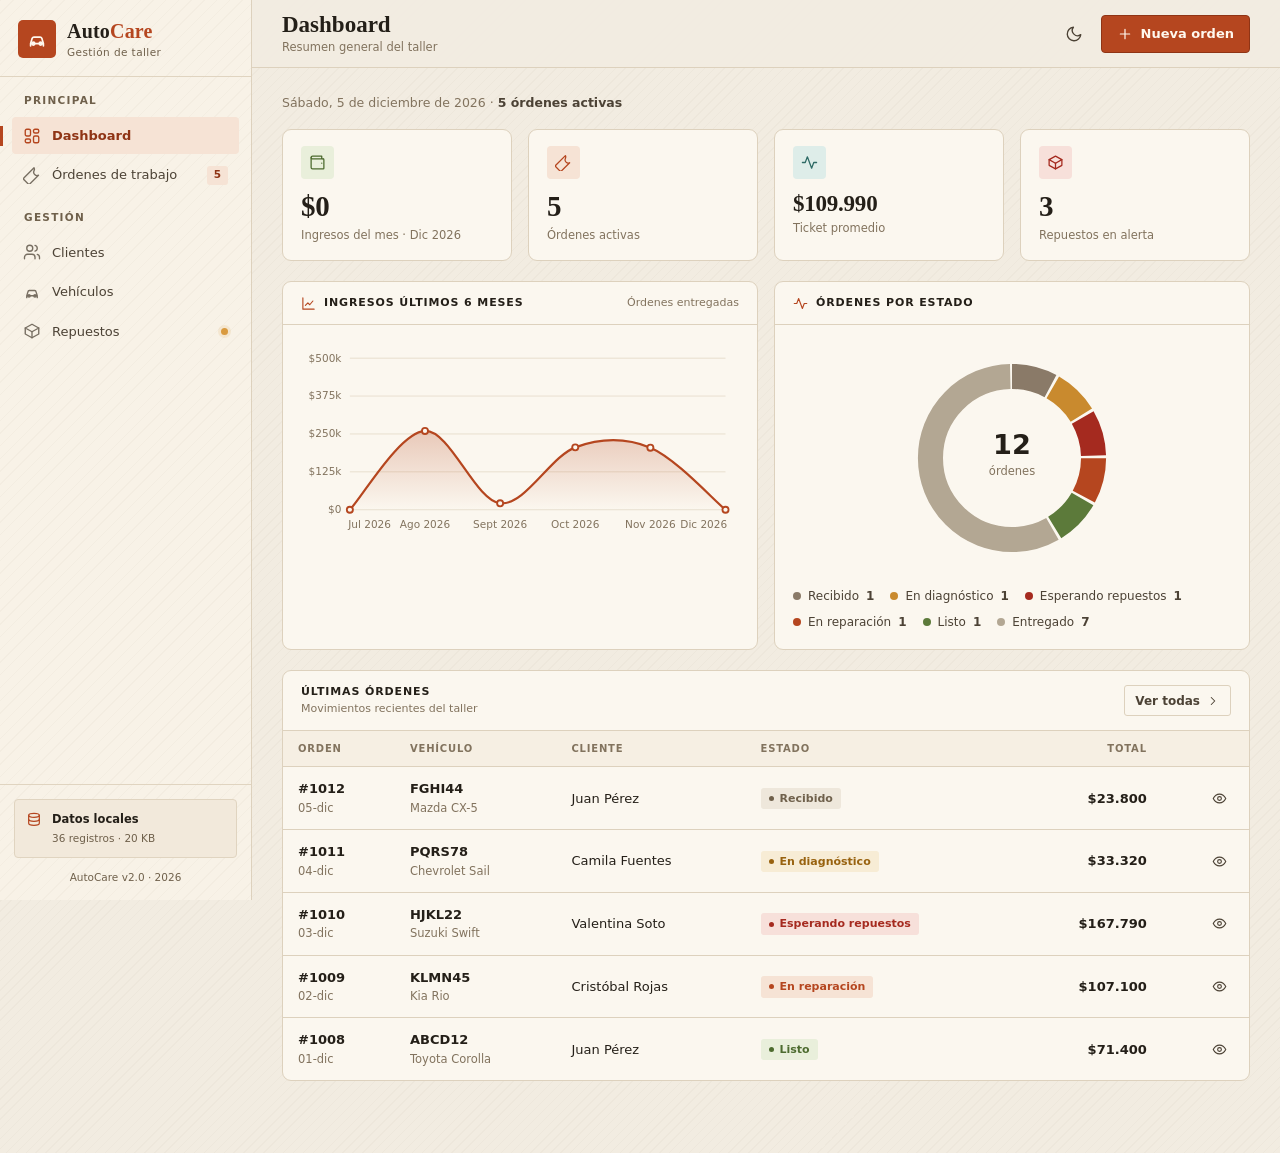
<file: index.html>
<!DOCTYPE html>
<html lang="es" data-theme="light">
<head>
<meta charset="UTF-8">
<meta name="viewport" content="width=device-width, initial-scale=1, viewport-fit=cover">
<meta name="description" content="AutoCare — Gestión simple para talleres mecánicos: órdenes de trabajo, clientes, vehículos y repuestos. 100% local, sin backend.">
<meta name="theme-color" content="#f2ece1">
<title>AutoCare · Gestión de taller mecánico</title>
<link rel="icon" href="data:image/svg+xml,%3Csvg xmlns='http://www.w3.org/2000/svg' viewBox='0 0 64 64'%3E%3Crect width='64' height='64' rx='10' fill='%23b5461f'/%3E%3Cpath d='M16 38l4-11a4 4 0 013.8-2.7h16.4A4 4 0 0144 27l4 11M16 38h32M16 38v7m32-7v7' fill='none' stroke='white' stroke-width='4' stroke-linecap='round' stroke-linejoin='round'/%3E%3Ccircle cx='23' cy='38' r='3' fill='white'/%3E%3Ccircle cx='41' cy='38' r='3' fill='white'/%3E%3C/svg%3E">
<link rel="stylesheet" href="assets/css/app.css">
<script>
  /* Tema aplicado antes del primer pintado para evitar destellos */
  (function () {
    try {
      var t = localStorage.getItem('autocare.theme') || 'system';
      var dark = t === 'dark' || (t === 'system' && window.matchMedia('(prefers-color-scheme: dark)').matches);
      document.documentElement.setAttribute('data-theme', dark ? 'dark' : 'light');
      document.documentElement.setAttribute('data-theme-pref', t);
    } catch (e) { /* sin localStorage: modo claro */ }
  })();
</script>
</head>
<body>
<a class="skip-link" id="skipLink" href="#viewRoot">Saltar al contenido</a>

<div class="app">
  <!-- ===================== SIDEBAR ===================== -->
  <aside class="sidebar" id="sidebar" aria-label="Navegación principal">
    <div class="brand">
      <span class="brand-mark" aria-hidden="true">
        <svg viewBox="0 0 24 24" fill="none" stroke="currentColor" stroke-width="1.8" stroke-linecap="round" stroke-linejoin="round"><path d="M5 17h14M5 17l1.6-5.2A2 2 0 018.5 10h7a2 2 0 011.9 1.8L19 17M5 17v2.5M19 17v2.5"/><circle cx="8" cy="17" r="1.6"/><circle cx="16" cy="17" r="1.6"/></svg>
      </span>
      <span class="brand-text">
        <strong>Auto<span>Care</span></strong>
        <small>Gestión de taller</small>
      </span>
      <button class="icon-btn sidebar-close only-mobile" data-action="close-sidebar" aria-label="Cerrar menú">
        <svg class="icon"><use href="#i-x"></use></svg>
      </button>
    </div>

    <nav class="nav" id="nav">
      <p class="nav-label">Principal</p>
      <a class="nav-item" href="#/dashboard" data-route="dashboard"><svg class="icon"><use href="#i-dashboard"></use></svg><span>Dashboard</span></a>
      <a class="nav-item" href="#/ordenes" data-route="ordenes"><svg class="icon"><use href="#i-wrench"></use></svg><span>Órdenes de trabajo</span><span class="nav-count" id="navOrdenesCount" hidden></span></a>

      <p class="nav-label">Gestión</p>
      <a class="nav-item" href="#/clientes" data-route="clientes"><svg class="icon"><use href="#i-users"></use></svg><span>Clientes</span></a>
      <a class="nav-item" href="#/vehiculos" data-route="vehiculos"><svg class="icon"><use href="#i-car"></use></svg><span>Vehículos</span></a>
      <a class="nav-item" href="#/repuestos" data-route="repuestos"><svg class="icon"><use href="#i-box"></use></svg><span>Repuestos</span><span class="nav-dot" id="navStockDot" hidden title="Stock crítico"></span></a>
    </nav>

    <div class="sidebar-foot">
      <div class="storage-card">
        <svg class="icon" aria-hidden="true"><use href="#i-database"></use></svg>
        <div>
          <strong>Datos locales</strong>
          <small id="storageInfo">—</small>
        </div>
      </div>
      <p class="version">AutoCare v2.0 · <span id="yearNow"></span></p>
    </div>
  </aside>
  <div class="sidebar-backdrop" id="sidebarBackdrop" data-action="close-sidebar" hidden></div>

  <!-- ===================== CONTENIDO ===================== -->
  <div class="main-wrap">
    <header class="topbar">
      <button class="icon-btn only-mobile" data-action="open-sidebar" aria-label="Abrir menú">
        <svg class="icon"><use href="#i-menu"></use></svg>
      </button>

      <div class="page-heading">
        <h1 id="pageTitle">Dashboard</h1>
        <p id="pageSub">Resumen general del taller</p>
      </div>

      <div class="topbar-actions">
        <button class="icon-btn" id="themeBtn" data-action="toggle-theme" aria-label="Cambiar tema" title="Cambiar tema">
          <svg class="icon theme-icon-light"><use href="#i-moon"></use></svg>
          <svg class="icon theme-icon-dark"><use href="#i-sun"></use></svg>
        </button>

        <button class="btn btn-primary topbar-cta" data-action="new-order">
          <svg class="icon"><use href="#i-plus"></use></svg>
          <span>Nueva orden</span>
        </button>
      </div>
    </header>

    <main class="content" id="viewRoot" tabindex="-1"></main>
  </div>
</div>

<!-- ===================== MODAL GENÉRICO ===================== -->
<div class="overlay" id="overlay" hidden>
  <div class="modal" id="modal" role="dialog" aria-modal="true" aria-labelledby="modalTitle">
    <header class="modal-head">
      <h2 id="modalTitle">Título</h2>
      <button class="icon-btn" data-action="close-modal" aria-label="Cerrar">
        <svg class="icon"><use href="#i-x"></use></svg>
      </button>
    </header>
    <div class="modal-body" id="modalBody"></div>
    <footer class="modal-foot" id="modalFoot" hidden></footer>
  </div>
</div>

<div class="toasts" id="toasts" aria-live="polite" aria-atomic="false"></div>

<!-- Contenedor exclusivo para impresión de documentos -->
<div id="printArea" aria-hidden="true"></div>

<!-- ===================== SPRITE DE ICONOS ===================== -->
<svg width="0" height="0" style="position:absolute" aria-hidden="true" focusable="false">
  <defs>
    <symbol id="i-dashboard" viewBox="0 0 24 24"><rect x="3" y="3" width="7" height="9" rx="2"/><rect x="14" y="3" width="7" height="5" rx="2"/><rect x="14" y="12" width="7" height="9" rx="2"/><rect x="3" y="16" width="7" height="5" rx="2"/></symbol>
    <symbol id="i-users" viewBox="0 0 24 24"><path d="M16 21v-2a4 4 0 00-4-4H6a4 4 0 00-4 4v2"/><circle cx="9" cy="7" r="4"/><path d="M22 21v-2a4 4 0 00-3-3.87M16 3.13a4 4 0 010 7.75"/></symbol>
    <symbol id="i-car" viewBox="0 0 24 24"><path d="M5 17h14M5 17l1.6-5.2A2 2 0 018.5 10h7a2 2 0 011.9 1.8L19 17M5 17v2.5M19 17v2.5"/><circle cx="8" cy="17" r="1.6"/><circle cx="16" cy="17" r="1.6"/></symbol>
    <symbol id="i-wrench" viewBox="0 0 24 24"><path d="M14.7 6.3a4.5 4.5 0 006 6L9.4 23.6a2 2 0 01-2.8 0L1.4 18.4a2 2 0 010-2.8L14.7 2.3a4.5 4.5 0 010 4z"/></symbol>
    <symbol id="i-box" viewBox="0 0 24 24"><path d="M21 8l-9-5-9 5 9 5 9-5z"/><path d="M3 8v8l9 5 9-5V8"/><path d="M12 13v8"/></symbol>
    <symbol id="i-calendar" viewBox="0 0 24 24"><rect x="3" y="4" width="18" height="17" rx="3"/><path d="M8 2v4M16 2v4M3 10h18"/><path d="M8 14h.01M12 14h.01M16 14h.01M8 18h.01M12 18h.01"/></symbol>
    <symbol id="i-chart" viewBox="0 0 24 24"><path d="M3 3v18h18"/><path d="M7 15l4-4 3 3 5-6"/></symbol>
    <symbol id="i-search" viewBox="0 0 24 24"><circle cx="11" cy="11" r="7"/><path d="M20 20l-3.5-3.5"/></symbol>
    <symbol id="i-settings" viewBox="0 0 24 24"><circle cx="12" cy="12" r="3"/><path d="M19.4 15a1.7 1.7 0 00.34 1.87l.06.06a2 2 0 11-2.83 2.83l-.06-.06a1.7 1.7 0 00-1.87-.34 1.7 1.7 0 00-1 1.55V21a2 2 0 11-4 0v-.09a1.7 1.7 0 00-1-1.55 1.7 1.7 0 00-1.87.34l-.06.06a2 2 0 11-2.83-2.83l.06-.06a1.7 1.7 0 00.34-1.87 1.7 1.7 0 00-1.55-1H3a2 2 0 110-4h.09a1.7 1.7 0 001.55-1 1.7 1.7 0 00-.34-1.87l-.06-.06a2 2 0 112.83-2.83l.06.06a1.7 1.7 0 001.87.34h0a1.7 1.7 0 001-1.55V3a2 2 0 114 0v.09a1.7 1.7 0 001 1.55h0a1.7 1.7 0 001.87-.34l.06-.06a2 2 0 112.83 2.83l-.06.06a1.7 1.7 0 00-.34 1.87v0a1.7 1.7 0 001.55 1H21a2 2 0 110 4h-.09a1.7 1.7 0 00-1.55 1z"/></symbol>
    <symbol id="i-plus" viewBox="0 0 24 24"><path d="M12 5v14M5 12h14"/></symbol>
    <symbol id="i-edit" viewBox="0 0 24 24"><path d="M12 20h9"/><path d="M16.5 3.5a2.1 2.1 0 013 3L7 19l-4 1 1-4 12.5-12.5z"/></symbol>
    <symbol id="i-trash" viewBox="0 0 24 24"><path d="M3 6h18M8 6V4a1 1 0 011-1h6a1 1 0 011 1v2M19 6l-1 14a2 2 0 01-2 2H8a2 2 0 01-2-2L5 6"/><path d="M10 11v6M14 11v6"/></symbol>
    <symbol id="i-print" viewBox="0 0 24 24"><path d="M6 9V3h12v6"/><rect x="6" y="13" width="12" height="8"/><path d="M6 17H4a2 2 0 01-2-2v-4a2 2 0 012-2h16a2 2 0 012 2v4a2 2 0 01-2 2h-2"/></symbol>
    <symbol id="i-sun" viewBox="0 0 24 24"><circle cx="12" cy="12" r="4"/><path d="M12 2v2M12 20v2M4.9 4.9l1.4 1.4M17.7 17.7l1.4 1.4M2 12h2M20 12h2M4.9 19.1l1.4-1.4M17.7 6.3l1.4-1.4"/></symbol>
    <symbol id="i-moon" viewBox="0 0 24 24"><path d="M21 12.8A9 9 0 1111.2 3a7 7 0 009.8 9.8z"/></symbol>
    <symbol id="i-monitor" viewBox="0 0 24 24"><rect x="2" y="3" width="20" height="14" rx="2"/><path d="M8 21h8M12 17v4"/></symbol>
    <symbol id="i-menu" viewBox="0 0 24 24"><path d="M3 6h18M3 12h18M3 18h18"/></symbol>
    <symbol id="i-x" viewBox="0 0 24 24"><path d="M18 6L6 18M6 6l12 12"/></symbol>
    <symbol id="i-chevron-right" viewBox="0 0 24 24"><path d="M9 18l6-6-6-6"/></symbol>
    <symbol id="i-arrow-right" viewBox="0 0 24 24"><path d="M5 12h14M13 6l6 6-6 6"/></symbol>
    <symbol id="i-alert" viewBox="0 0 24 24"><path d="M10.3 3.9L1.8 18a2 2 0 001.7 3h17a2 2 0 001.7-3L13.7 3.9a2 2 0 00-3.4 0z"/><path d="M12 9v4M12 17h.01"/></symbol>
    <symbol id="i-check" viewBox="0 0 24 24"><path d="M20 6L9 17l-5-5"/></symbol>
    <symbol id="i-info" viewBox="0 0 24 24"><circle cx="12" cy="12" r="9"/><path d="M12 11v5M12 8h.01"/></symbol>
    <symbol id="i-download" viewBox="0 0 24 24"><path d="M21 15v4a2 2 0 01-2 2H5a2 2 0 01-2-2v-4"/><path d="M7 10l5 5 5-5M12 15V3"/></symbol>
    <symbol id="i-upload" viewBox="0 0 24 24"><path d="M21 15v4a2 2 0 01-2 2H5a2 2 0 01-2-2v-4"/><path d="M17 8l-5-5-5 5M12 3v12"/></symbol>
    <symbol id="i-refresh" viewBox="0 0 24 24"><path d="M3 12a9 9 0 019-9 9 9 0 016.7 3M21 3v6h-6"/><path d="M21 12a9 9 0 01-9 9 9 9 0 01-6.7-3M3 21v-6h6"/></symbol>
    <symbol id="i-phone" viewBox="0 0 24 24"><path d="M22 16.9v3a2 2 0 01-2.2 2 19.8 19.8 0 01-8.6-3.1 19.5 19.5 0 01-6-6A19.8 19.8 0 012.1 4.2 2 2 0 014.1 2h3a2 2 0 012 1.7c.1 1 .4 1.9.7 2.8a2 2 0 01-.5 2.1L8.1 9.9a16 16 0 006 6l1.3-1.2a2 2 0 012.1-.5c.9.3 1.8.6 2.8.7a2 2 0 011.7 2z"/></symbol>
    <symbol id="i-mail" viewBox="0 0 24 24"><rect x="2" y="4" width="20" height="16" rx="3"/><path d="M22 7l-10 6L2 7"/></symbol>
    <symbol id="i-pin" viewBox="0 0 24 24"><path d="M21 10c0 6-9 12-9 12s-9-6-9-12a9 9 0 1118 0z"/><circle cx="12" cy="10" r="3"/></symbol>
    <symbol id="i-clock" viewBox="0 0 24 24"><circle cx="12" cy="12" r="9"/><path d="M12 7v5l3 2"/></symbol>
    <symbol id="i-dollar" viewBox="0 0 24 24"><path d="M12 2v20M17 6.5C17 4.6 14.8 3 12 3S7 4.6 7 6.5 9.2 10 12 10s5 1.6 5 3.5-2.2 3.5-5 3.5-5-1.6-5-3.5"/></symbol>
    <symbol id="i-eye" viewBox="0 0 24 24"><path d="M2 12s3.5-7 10-7 10 7 10 7-3.5 7-10 7-10-7-10-7z"/><circle cx="12" cy="12" r="3"/></symbol>
    <symbol id="i-database" viewBox="0 0 24 24"><ellipse cx="12" cy="5" rx="8" ry="3"/><path d="M4 5v6c0 1.7 3.6 3 8 3s8-1.3 8-3V5"/><path d="M4 11v6c0 1.7 3.6 3 8 3s8-1.3 8-3v-6"/></symbol>
    <symbol id="i-sparkles" viewBox="0 0 24 24"><path d="M12 3l1.8 4.2L18 9l-4.2 1.8L12 15l-1.8-4.2L6 9l4.2-1.8L12 3z"/><path d="M19 14l.9 2.1L22 17l-2.1.9L19 20l-.9-2.1L16 17l2.1-.9L19 14z"/></symbol>
    <symbol id="i-wallet" viewBox="0 0 24 24"><path d="M20 7H5a2 2 0 01-2-2 2 2 0 012-2h13v4"/><path d="M3 5v14a2 2 0 002 2h15a1 1 0 001-1V8a1 1 0 00-1-1"/><path d="M18 13h.01"/></symbol>
    <symbol id="i-activity" viewBox="0 0 24 24"><path d="M22 12h-4l-3 8-6-16-3 8H2"/></symbol>
    <symbol id="i-filter" viewBox="0 0 24 24"><path d="M22 3H2l8 9.5V19l4 2v-8.5L22 3z"/></symbol>
  </defs>
</svg>

<script src="assets/js/core.js" defer></script>
<script src="assets/js/store.js" defer></script>
<script src="assets/js/charts.js" defer></script>
<script src="assets/js/views.js" defer></script>
<script src="assets/js/app.js" defer></script>
</body>
</html>
</file>
<file: assets/css/app.css>
/* ==========================================================================
   AutoCare v2 — Sistema de diseño
   Orden: tokens → base → layout → componentes → tablas → formularios →
          charts → overlays → estados → responsive → impresión
   ========================================================================== */

/* ---------- 1. Tokens ---------- */
:root {
  --font: "Segoe UI", ui-sans-serif, system-ui, -apple-system, Roboto, "Helvetica Neue", Arial, sans-serif;
  --font-display: "Iowan Old Style", "Palatino Linotype", Palatino, Georgia, "Times New Roman", serif;
  --mono: ui-monospace, SFMono-Regular, "SF Mono", Menlo, Consolas, "Liberation Mono", monospace;

  --radius-xs: 3px;
  --radius-sm: 5px;
  --radius: 7px;
  --radius-lg: 9px;
  --radius-xl: 13px;

  --sidebar-w: 252px;
  --topbar-h: 68px;

  --transition: 140ms ease;
  --ease-out: cubic-bezier(.2, .8, .2, 1);

  --shadow-xs: 0 1px 0 rgba(58, 42, 24, .04);
  --shadow-sm: 0 1px 0 rgba(58, 42, 24, .05);
  --shadow-md: 0 10px 24px -18px rgba(48, 33, 17, .4);
  --shadow-lg: 0 24px 60px -30px rgba(35, 24, 12, .55);
  --ring: 0 0 0 3px var(--brand-ring);
}

[data-theme="light"] {
  --bg: #f2ece1;
  --bg-soft: #ebe3d4;
  --surface: #fbf7ef;
  --surface-2: #f6efe3;
  --surface-3: #ebe1d0;
  --border: #ddd1bd;
  --border-strong: #c5b49a;
  --text: #241f18;
  --text-2: #4c4235;
  --muted: #82735e;

  --brand: #b5461f;
  --brand-2: #8f3415;
  --brand-soft: #f6e3d5;
  --brand-ring: rgba(181, 70, 31, .18);

  --success: #4d6b2f;
  --success-soft: #e9efdb;
  --warning: #98620f;
  --warning-soft: #f7ecd5;
  --danger: #a52a1f;
  --danger-soft: #f7e0da;
  --info: #2f6b66;
  --info-soft: #deede9;

  --sidebar-bg: #f8f2e7;
  --sidebar-text: #4c4235;
  --sidebar-muted: #6f604b;
  --sidebar-line: #e0d4c0;
  --sidebar-hover: #f1e7d7;
  --sidebar-border: #ddd1bd;
  --sidebar-active-bg: #f6e3d5;
  --sidebar-active-text: #8f3415;
  --sidebar-active-icon: #b5461f;
  --sidebar-active-bar: #b5461f;
  --sidebar-brand: #241f18;
  --sidebar-brand-accent: #b5461f;
  --sidebar-count-bg: #f6e3d5;
  --sidebar-count-text: #8f3415;
  --sidebar-storage-bg: #f2e9db;
  --sidebar-storage-strong: #241f18;
  --sidebar-storage-icon: #b5461f;
  --sidebar-pattern: rgba(120, 98, 66, .035);

  --topbar-bg: rgba(242, 236, 225, .96);
  --overlay-bg: rgba(32, 25, 18, .56);
  --chart-grid: #e4dac9;
  --bg-pattern: repeating-linear-gradient(135deg, rgba(120, 98, 66, .035) 0 1px, transparent 1px 7px);
}

[data-theme="dark"] {
  --bg: #171310;
  --bg-soft: #1c1713;
  --surface: #221c16;
  --surface-2: #29221a;
  --surface-3: #332a20;
  --border: #3a2f23;
  --border-strong: #55452f;
  --text: #f0e7d8;
  --text-2: #d3c5b1;
  --muted: #9d8d78;

  --brand: #e8763d;
  --brand-2: #c85a26;
  --brand-soft: rgba(232, 118, 61, .14);
  --brand-ring: rgba(232, 118, 61, .24);

  --success: #a3c26a;
  --success-soft: rgba(163, 194, 106, .12);
  --warning: #e0a94a;
  --warning-soft: rgba(224, 169, 74, .12);
  --danger: #e8756a;
  --danger-soft: rgba(232, 117, 106, .12);
  --info: #6fbdb4;
  --info-soft: rgba(111, 189, 180, .12);

  --sidebar-bg: #12100d;
  --sidebar-text: #cfc2ae;
  --sidebar-muted: #8a7b66;
  --sidebar-line: rgba(207, 194, 174, .11);
  --sidebar-hover: rgba(207, 194, 174, .06);
  --sidebar-border: rgba(0, 0, 0, .35);
  --sidebar-active-bg: rgba(181, 70, 31, .2);
  --sidebar-active-text: #f7ecdd;
  --sidebar-active-icon: #e8763d;
  --sidebar-active-bar: #c2572a;
  --sidebar-brand: #f4ead9;
  --sidebar-brand-accent: #e8763d;
  --sidebar-count-bg: rgba(232, 118, 61, .18);
  --sidebar-count-text: #e9a37c;
  --sidebar-storage-bg: rgba(214, 201, 182, .045);
  --sidebar-storage-strong: #e4d8c6;
  --sidebar-storage-icon: #d08a5e;
  --sidebar-pattern: rgba(255, 240, 220, .018);

  --topbar-bg: rgba(23, 19, 16, .96);
  --overlay-bg: rgba(8, 6, 4, .7);
  --chart-grid: #332a20;
  --bg-pattern: repeating-linear-gradient(135deg, rgba(255, 240, 220, .025) 0 1px, transparent 1px 7px);

  --shadow-sm: 0 1px 0 rgba(0, 0, 0, .35);
  --shadow-md: 0 12px 28px -18px rgba(0, 0, 0, .7);
  --shadow-lg: 0 28px 64px -30px rgba(0, 0, 0, .85);
}

/* ---------- 2. Base ---------- */
*, *::before, *::after { box-sizing: border-box; }
* { margin: 0; padding: 0; }

html { -webkit-text-size-adjust: 100%; }

body {
  font-family: var(--font);
  background-color: var(--bg);
  background-image: var(--bg-pattern);
  color: var(--text);
  font-size: 14px;
  line-height: 1.5;
  min-height: 100vh;
  -webkit-font-smoothing: antialiased;
  -moz-osx-font-smoothing: grayscale;
  transition: background-color var(--transition), color var(--transition);
}

h1, h2, h3, h4 { font-family: var(--font-display); font-weight: 600; line-height: 1.2; letter-spacing: 0; }
button, input, select, textarea { font: inherit; color: inherit; }
button { cursor: pointer; background: none; border: none; }
a { color: var(--brand); text-decoration: none; }
img, svg { display: block; }
ul { list-style: none; }

:focus-visible { outline: 2px solid var(--brand); outline-offset: 2px; border-radius: 3px; }
::selection { background: var(--brand); color: #fff; }

.icon {
  width: 20px;
  height: 20px;
  flex-shrink: 0;
  fill: none;
  stroke: currentColor;
  stroke-width: 1.8;
  stroke-linecap: round;
  stroke-linejoin: round;
}

.skip-link {
  position: fixed;
  top: -60px;
  left: 16px;
  z-index: 500;
  padding: 10px 16px;
  border-radius: 0 0 10px 10px;
  background: var(--brand);
  color: #fff;
  font-weight: 600;
  transition: top var(--transition);
}
.skip-link:focus { top: 0; }

::-webkit-scrollbar { width: 10px; height: 10px; }
::-webkit-scrollbar-track { background: transparent; }
::-webkit-scrollbar-thumb { background: var(--border-strong); border-radius: 99px; border: 2px solid var(--bg); }
::-webkit-scrollbar-thumb:hover { background: var(--muted); }

/* ---------- 3. Layout ---------- */
.app { display: flex; min-height: 100vh; }

.sidebar {
  position: fixed;
  inset: 0 auto 0 0;
  z-index: 60;
  width: var(--sidebar-w);
  display: flex;
  flex-direction: column;
  background-color: var(--sidebar-bg);
  background-image: repeating-linear-gradient(135deg, var(--sidebar-pattern) 0 1px, transparent 1px 9px);
  color: var(--sidebar-text);
  border-right: 1px solid var(--sidebar-border);
  overflow-y: auto;
  overscroll-behavior: contain;
  transition: transform 220ms var(--ease-out);
}

.brand {
  display: flex;
  align-items: center;
  gap: 11px;
  padding: 20px 18px 18px;
  border-bottom: 1px solid var(--sidebar-line);
}
.brand-mark {
  width: 38px;
  height: 38px;
  display: grid;
  place-items: center;
  border-radius: 5px;
  background: #b5461f;
  color: #fff8ee;
  flex-shrink: 0;
}
.brand-mark svg { width: 22px; height: 22px; }
.brand-text { display: flex; flex-direction: column; line-height: 1.15; }
.brand-text strong { font-family: var(--font-display); font-size: 20px; font-weight: 600; color: var(--sidebar-brand); letter-spacing: .01em; }
.brand-text strong span { color: var(--sidebar-brand-accent); }
.brand-text small { font-size: 10.5px; color: var(--sidebar-muted); margin-top: 3px; letter-spacing: .04em; }
.sidebar-close { margin-left: auto; color: var(--sidebar-text); }
.sidebar-close:hover { background: var(--sidebar-hover); border-color: transparent; color: var(--sidebar-brand); }

.nav { flex: 1; padding: 14px 12px 8px; }
.nav-label {
  font-size: 10.5px;
  font-weight: 700;
  letter-spacing: .12em;
  text-transform: uppercase;
  color: var(--sidebar-muted);
  padding: 14px 12px 6px;
}
.nav-label:first-child { padding-top: 2px; }

.nav-item {
  position: relative;
  display: flex;
  align-items: center;
  gap: 11px;
  padding: 9px 11px;
  margin: 2px 0;
  border-radius: 4px;
  color: var(--sidebar-text);
  font-size: 13px;
  font-weight: 500;
  transition: background var(--transition), color var(--transition);
}
.nav-item .icon { width: 18px; height: 18px; opacity: .75; }
.nav-item span:not(.nav-count):not(.nav-dot) { flex: 1; }
.nav-item:hover { background: var(--sidebar-hover); color: var(--sidebar-brand); }
.nav-item.active {
  background: var(--sidebar-active-bg);
  color: var(--sidebar-active-text);
  font-weight: 600;
}
.nav-item.active .icon { opacity: 1; color: var(--sidebar-active-icon); }
.nav-item.active::before {
  content: "";
  position: absolute;
  left: -12px;
  top: 50%;
  transform: translateY(-50%);
  width: 3px;
  height: 20px;
  border-radius: 0;
  background: var(--sidebar-active-bar);
}

.nav-count {
  min-width: 21px;
  height: 19px;
  padding: 0 6px;
  display: inline-grid;
  place-items: center;
  border-radius: 3px;
  background: var(--sidebar-count-bg);
  color: var(--sidebar-count-text);
  font-size: 10.5px;
  font-weight: 700;
}
.nav-dot {
  width: 7px;
  height: 7px;
  border-radius: 50%;
  background: #d99a3f;
  box-shadow: 0 0 0 3px rgba(217, 154, 63, .14);
}

.sidebar-foot { padding: 14px; border-top: 1px solid var(--sidebar-line); }
.storage-card {
  display: flex;
  gap: 10px;
  align-items: flex-start;
  padding: 11px;
  border-radius: 4px;
  background: var(--sidebar-storage-bg);
  border: 1px solid var(--sidebar-line);
}
.storage-card .icon { width: 16px; height: 16px; color: var(--sidebar-storage-icon); margin-top: 1px; }
.storage-card strong { display: block; font-size: 11.5px; color: var(--sidebar-storage-strong); font-weight: 600; }
.storage-card small { display: block; font-size: 10.5px; color: var(--sidebar-muted); margin-top: 2px; }
.version { font-size: 10.5px; color: var(--sidebar-muted); text-align: center; margin-top: 12px; }

.main-wrap {
  flex: 1;
  min-width: 0;
  margin-left: var(--sidebar-w);
  display: flex;
  flex-direction: column;
  min-height: 100vh;
}

.topbar {
  position: sticky;
  top: 0;
  z-index: 40;
  display: flex;
  align-items: center;
  gap: 18px;
  height: var(--topbar-h);
  padding: 0 30px;
  background: var(--topbar-bg);
  border-bottom: 1px solid var(--border);
}
.page-heading { min-width: 0; flex: 1; }
.page-heading h1 { font-family: var(--font-display); font-size: 23px; font-weight: 600; letter-spacing: 0; white-space: nowrap; overflow: hidden; text-overflow: ellipsis; }
.page-heading p { font-size: 11.5px; color: var(--muted); white-space: nowrap; overflow: hidden; text-overflow: ellipsis; }
.topbar-actions { display: flex; align-items: center; gap: 8px; }

.theme-icon-dark { display: none; }
[data-theme="dark"] .theme-icon-dark { display: block; }
[data-theme="dark"] .theme-icon-light { display: none; }

.content {
  width: 100%;
  max-width: 1500px;
  margin: 0 auto;
  padding: 26px 30px 72px;
  flex: 1;
}
.content:focus { outline: none; }

.only-mobile { display: none !important; }
.sidebar-backdrop { display: none; }

/* ---------- 4. Botones ---------- */
.btn {
  display: inline-flex;
  align-items: center;
  justify-content: center;
  gap: 8px;
  height: 38px;
  padding: 0 15px;
  border: 1px solid transparent;
  border-radius: 4px;
  font-size: 13px;
  font-weight: 600;
  white-space: nowrap;
  transition: background var(--transition), border-color var(--transition), color var(--transition);
}
.btn .icon { width: 16px; height: 16px; }
.btn:active { transform: translateY(1px); }

.btn-primary {
  background: var(--brand);
  border-color: var(--brand-2);
  color: #fff8ee;
}
.btn-primary:hover { background: var(--brand-2); }

.btn-ghost {
  background: var(--surface);
  border-color: var(--border);
  color: var(--text-2);
}
.btn-ghost:hover { border-color: var(--border-strong); background: var(--surface-2); }

.btn-soft { background: var(--brand-soft); color: var(--brand); }
.btn-soft:hover { background: color-mix(in srgb, var(--brand-soft) 70%, var(--brand) 8%); }

.btn-danger { background: var(--danger); color: #fff; }
.btn-danger:hover { filter: brightness(.94); }

.btn-danger-soft { background: var(--danger-soft); color: var(--danger); }

.btn-sm { height: 31px; padding: 0 10px; font-size: 12px; border-radius: 3px; gap: 6px; }
.btn-sm .icon { width: 14px; height: 14px; }
.btn-block { width: 100%; }
.btn[disabled] { opacity: .5; pointer-events: none; }

.icon-btn {
  display: inline-grid;
  place-items: center;
  width: 38px;
  height: 38px;
  border: 1px solid transparent;
  border-radius: 4px;
  color: var(--text-2);
  transition: background var(--transition), border-color var(--transition), color var(--transition);
}
.icon-btn:hover { background: var(--surface-2); border-color: var(--border); }
.icon-btn .icon { width: 18px; height: 18px; }
.icon-btn.sm { width: 30px; height: 30px; border-radius: 3px; }
.icon-btn.sm .icon { width: 15px; height: 15px; }
.icon-btn.danger:hover { background: var(--danger-soft); color: var(--danger); border-color: transparent; }

/* ---------- 5. Encabezado de vista / toolbar ---------- */
.view { animation: none; }

.view-head {
  display: flex;
  align-items: flex-end;
  justify-content: space-between;
  gap: 16px;
  flex-wrap: wrap;
  margin-bottom: 18px;
}
.view-head h2 { font-size: 22px; font-weight: 600; }
.view-head p { color: var(--muted); font-size: 12.5px; margin-top: 3px; }
.view-head .head-actions { display: flex; gap: 8px; flex-wrap: wrap; }
.view-lead { color: var(--muted); font-size: 12.5px; margin: 0 0 16px; }
.view-lead strong { color: var(--text-2); font-weight: 600; }

.toolbar {
  display: flex;
  align-items: center;
  gap: 10px;
  flex-wrap: wrap;
  margin-bottom: 18px;
}
.toolbar .grow { flex: 1; min-width: 0; }
.toolbar-right { margin-left: auto; display: flex; gap: 10px; align-items: center; }

.field { position: relative; display: flex; align-items: center; }
.field > .icon {
  position: absolute;
  left: 12px;
  width: 16px;
  height: 16px;
  color: var(--muted);
  pointer-events: none;
}
.field .input { padding-left: 36px; }

.input, .select, .textarea {
  width: 100%;
  height: 38px;
  padding: 0 11px;
  border: 1px solid var(--border);
  border-radius: 4px;
  background: var(--surface);
  color: var(--text);
  font-size: 13px;
  transition: border-color var(--transition), box-shadow var(--transition);
}
.input::placeholder, .textarea::placeholder { color: var(--muted); opacity: .85; }
.input:hover, .select:hover, .textarea:hover { border-color: var(--border-strong); }
.input:focus, .select:focus, .textarea:focus {
  outline: none;
  border-color: var(--brand);
  box-shadow: var(--ring);
}
.select {
  appearance: none;
  padding-right: 32px;
  background-image: url("data:image/svg+xml,%3Csvg xmlns='http://www.w3.org/2000/svg' width='16' height='16' viewBox='0 0 24 24' fill='none' stroke='%2382735e' stroke-width='2' stroke-linecap='round' stroke-linejoin='round'%3E%3Cpath d='M6 9l6 6 6-6'/%3E%3C/svg%3E");
  background-repeat: no-repeat;
  background-position: right 10px center;
  cursor: pointer;
}
.textarea { height: auto; min-height: 84px; padding: 10px 12px; resize: vertical; line-height: 1.5; }
.input-search { min-width: 250px; }

.chips { display: flex; gap: 8px; flex-wrap: wrap; }
.chip {
  display: inline-flex;
  align-items: center;
  gap: 7px;
  height: 30px;
  padding: 0 11px;
  border: 1px solid var(--border);
  border-radius: 3px;
  background: var(--surface);
  color: var(--text-2);
  font-size: 12px;
  font-weight: 600;
  transition: background var(--transition), border-color var(--transition), color var(--transition);
}
.chip:hover { border-color: var(--border-strong); }
.chip.active { background: var(--brand); border-color: var(--brand); color: #fff8ee; }
.chip .count { font-size: 11px; opacity: .7; }

/* ---------- 6. Tarjetas / paneles ---------- */
.kpi-grid {
  display: grid;
  grid-template-columns: repeat(4, minmax(0, 1fr));
  gap: 16px;
  margin-bottom: 20px;
}
.kpi {
  position: relative;
  overflow: hidden;
  padding: 16px 18px;
  border: 1px solid var(--border);
  border-radius: var(--radius-lg);
  background: var(--surface);
}
.kpi-top { display: flex; align-items: center; justify-content: space-between; gap: 10px; margin-bottom: 12px; }
.kpi-icon {
  width: 33px;
  height: 33px;
  display: grid;
  place-items: center;
  border-radius: 4px;
  background: var(--brand-soft);
  color: var(--brand);
}
.kpi-icon .icon { width: 17px; height: 17px; }
.kpi-icon.green { background: var(--success-soft); color: var(--success); }
.kpi-icon.amber { background: var(--warning-soft); color: var(--warning); }
.kpi-icon.red { background: var(--danger-soft); color: var(--danger); }
.kpi-icon.cyan { background: var(--info-soft); color: var(--info); }
.kpi-value { font-family: var(--font-display); font-size: 29px; font-weight: 600; letter-spacing: -.01em; line-height: 1.1; }
.kpi-value.sm { font-size: 23px; }
.kpi-label { font-size: 11.5px; color: var(--muted); margin-top: 4px; }

.panel {
  background: var(--surface);
  border: 1px solid var(--border);
  border-radius: var(--radius-lg);
  min-width: 0;
}
.panel-head {
  display: flex;
  align-items: center;
  justify-content: space-between;
  gap: 12px;
  padding: 13px 18px;
  border-bottom: 1px solid var(--border);
}
.panel-title { font-size: 11px; font-weight: 700; letter-spacing: .08em; text-transform: uppercase; display: flex; align-items: center; gap: 8px; }
.panel-title .icon { width: 15px; height: 15px; color: var(--brand); }
.panel-sub { font-size: 11px; color: var(--muted); }
.panel-body { padding: 18px; }
.panel-body.flush { padding: 0; }
.panel-foot { padding: 11px 18px; border-top: 1px solid var(--border); }

.chart-grid { display: grid; grid-template-columns: repeat(2, minmax(0, 1fr)); gap: 16px; margin-bottom: 20px; }
.stack { display: flex; flex-direction: column; gap: 16px; }
.mt-20 { margin-top: 20px; }
.mt-12 { margin-top: 12px; }
.mb-16 { margin-bottom: 16px; }

/* ---------- 7. Tablas ---------- */
.table-wrap { overflow-x: auto; border-radius: 0 0 var(--radius-lg) var(--radius-lg); }
.table { width: 100%; border-collapse: collapse; font-size: 13px; }
.table th {
  padding: 10px 15px;
  text-align: left;
  font-size: 10px;
  font-weight: 700;
  letter-spacing: .08em;
  text-transform: uppercase;
  color: var(--muted);
  background: var(--surface-2);
  border-bottom: 1px solid var(--border);
  white-space: nowrap;
}
.table td {
  padding: 12px 15px;
  border-bottom: 1px solid var(--border);
  vertical-align: middle;
}
.table tbody tr { transition: background var(--transition); }
.table tbody tr:hover { background: var(--surface-2); }
.table tbody tr:last-child td { border-bottom: none; }
.table .num { text-align: right; font-variant-numeric: tabular-nums; }
.table .mono { font-family: var(--mono); font-size: 12.5px; letter-spacing: .01em; }

.cell { display: flex; align-items: center; gap: 11px; min-width: 0; }
.cell-text { min-width: 0; }
.cell-main { font-weight: 620; color: var(--text); white-space: nowrap; overflow: hidden; text-overflow: ellipsis; }
.cell-sub { font-size: 11.5px; color: var(--muted); margin-top: 1px; white-space: nowrap; overflow: hidden; text-overflow: ellipsis; }
.cell-sub .icon { width: 12px; height: 12px; display: inline-block; vertical-align: -2px; margin-right: 2px; }

.avatar {
  --av: 218;
  width: 36px;
  height: 36px;
  flex-shrink: 0;
  display: grid;
  place-items: center;
  border-radius: 50%;
  background: hsl(var(--av) 42% 91%);
  color: hsl(var(--av) 40% 32%);
  font-size: 11.5px;
  font-weight: 750;
  letter-spacing: .02em;
}
[data-theme="dark"] .avatar { background: hsl(var(--av) 28% 20%); color: hsl(var(--av) 55% 76%); }

.plate {
  display: inline-flex;
  align-items: center;
  padding: 3px 7px;
  border-radius: 2px;
  border: 1px solid var(--border-strong);
  background: var(--surface-2);
  font-family: var(--mono);
  font-size: 12px;
  font-weight: 700;
  letter-spacing: .06em;
  white-space: nowrap;
}

.row-actions { display: flex; gap: 4px; justify-content: flex-end; }
.table th.actions, .table td.actions { text-align: right; }

.empty {
  display: flex;
  flex-direction: column;
  align-items: center;
  justify-content: center;
  text-align: center;
  gap: 6px;
  padding: 56px 24px;
  color: var(--muted);
}
.empty-icon {
  width: 54px;
  height: 54px;
  display: grid;
  place-items: center;
  border-radius: 50%;
  background: var(--surface-2);
  border: 1px solid var(--border);
  color: var(--muted);
  margin-bottom: 6px;
}
.empty-icon .icon { width: 24px; height: 24px; }
.empty strong { color: var(--text-2); font-size: 14px; }
.empty p { font-size: 12.5px; max-width: 320px; }
.empty .btn { margin-top: 10px; }

/* ---------- 8. Badges y estados ---------- */
.badge {
  display: inline-flex;
  align-items: center;
  gap: 6px;
  padding: 3px 8px;
  border-radius: 3px;
  font-size: 11px;
  font-weight: 650;
  white-space: nowrap;
  line-height: 1.4;
}
.badge::before { content: ""; width: 5px; height: 5px; border-radius: 50%; background: currentColor; flex-shrink: 0; }
.badge.plain::before { display: none; }
.b-recibido { background: #eee7db; color: #6f604b; }
.b-diagnostico { background: var(--warning-soft); color: var(--warning); }
.b-repuestos { background: var(--danger-soft); color: var(--danger); }
.b-reparacion { background: var(--brand-soft); color: var(--brand); }
.b-listo { background: var(--success-soft); color: var(--success); }
.b-entregado { background: var(--surface-3); color: var(--muted); }
[data-theme="dark"] .b-recibido { background: rgba(160, 140, 112, .14); color: #c8b79c; }

.b-soft, .b-gray { background: var(--surface-3); color: var(--muted); }
.b-green { background: var(--success-soft); color: var(--success); }
.b-amber { background: var(--warning-soft); color: var(--warning); }
.b-red { background: var(--danger-soft); color: var(--danger); }
.b-blue { background: var(--brand-soft); color: var(--brand); }
.b-cyan { background: var(--info-soft); color: var(--info); }

.stock-bar { display: flex; align-items: center; gap: 10px; min-width: 130px; }
.stock-track { flex: 1; height: 5px; border-radius: 1px; background: var(--surface-3); overflow: hidden; display: block; }
.stock-fill { display: block; height: 100%; border-radius: 1px; background: var(--success); transition: width 240ms var(--ease-out); }
.stock-fill.low { background: var(--warning); }
.stock-fill.critical { background: var(--danger); }

/* ---------- 9. Formularios ---------- */
.form-grid { display: grid; grid-template-columns: 1fr 1fr; gap: 14px; }
.form-row { display: flex; flex-direction: column; gap: 6px; min-width: 0; }
.form-row.full { grid-column: 1 / -1; }
.form-row label { font-size: 12px; font-weight: 650; color: var(--text-2); }
.form-row label .req { color: var(--danger); }
.form-row .hint { font-size: 11.5px; color: var(--muted); }
.form-section-title {
  grid-column: 1 / -1;
  font-size: 11px;
  font-weight: 700;
  letter-spacing: .08em;
  text-transform: uppercase;
  color: var(--muted);
  padding-top: 6px;
  margin-top: 2px;
  border-top: 1px dashed var(--border);
}
.form-section-title:first-child { border-top: none; padding-top: 0; margin-top: 0; }

.input-group { display: flex; align-items: center; gap: 8px; }
.input-group .input { flex: 1; }

.parts-list { display: flex; flex-direction: column; gap: 8px; }
.part-row {
  display: grid;
  grid-template-columns: 1fr 76px 100px 34px;
  gap: 8px;
  align-items: center;
}
.part-row .select, .part-row .input { height: 38px; font-size: 13px; }
.part-line { text-align: right; font-size: 12.5px; font-variant-numeric: tabular-nums; color: var(--text-2); }
.part-empty {
  padding: 13px;
  border: 1px dashed var(--border-strong);
  border-radius: 4px;
  text-align: center;
  font-size: 12.5px;
  color: var(--muted);
}

.total-box {
  margin-top: 14px;
  padding: 13px 15px;
  border-radius: 4px;
  background: var(--surface-2);
  border: 1px solid var(--border);
  display: flex;
  flex-direction: column;
  gap: 6px;
}
.total-line { display: flex; justify-content: space-between; font-size: 12.5px; color: var(--text-2); }
.total-line.grand { border-top: 1px solid var(--border); padding-top: 8px; margin-top: 2px; font-size: 15px; font-weight: 750; color: var(--text); }

.check-row { display: flex; align-items: center; gap: 10px; font-size: 13px; color: var(--text-2); }
.check-row input { width: 17px; height: 17px; accent-color: var(--brand); }

/* ---------- 10. Charts ---------- */
.chart { width: 100%; height: auto; display: block; overflow: visible; }
.chart text { font-family: var(--font); fill: var(--muted); font-size: 12.5px; }
.chart .grid-line { stroke: var(--chart-grid); stroke-width: 1; }
.chart .axis-line { stroke: var(--border); stroke-width: 1; }
.chart .bar { transition: opacity var(--transition); cursor: default; }
.chart .bar:hover { opacity: .78; }
.chart .dot { transition: r var(--transition); }
.chart .dot:hover { r: 5; }
.chart-legend { display: flex; flex-wrap: wrap; gap: 8px 16px; margin-top: 14px; }
.legend-item { display: flex; align-items: center; gap: 7px; font-size: 12px; color: var(--text-2); }
.legend-dot { width: 8px; height: 8px; border-radius: 50%; flex-shrink: 0; }
.chart-empty { display: grid; place-items: center; height: 200px; color: var(--muted); font-size: 12.5px; }

/* ---------- 11. Alertas ---------- */
.alert {
  display: flex;
  gap: 12px;
  align-items: flex-start;
  padding: 12px 15px;
  border-radius: 4px;
  border: 1px solid var(--border);
  background: var(--surface-2);
  font-size: 12.5px;
  color: var(--text-2);
}
.alert .icon { width: 18px; height: 18px; margin-top: 1px; flex-shrink: 0; }
.alert strong { display: block; font-size: 13px; margin-bottom: 1px; color: var(--text); }
.alert.warning { background: var(--warning-soft); border-color: color-mix(in srgb, var(--warning) 28%, transparent); color: var(--warning); }
.alert.warning strong { color: var(--warning); }
.alert.danger { background: var(--danger-soft); border-color: color-mix(in srgb, var(--danger) 26%, transparent); color: var(--danger); }
.alert.danger strong { color: var(--danger); }
.alert.info { background: var(--info-soft); border-color: color-mix(in srgb, var(--info) 26%, transparent); color: var(--info); }
.alert.info strong { color: var(--info); }
.alert.success { background: var(--success-soft); border-color: color-mix(in srgb, var(--success) 26%, transparent); color: var(--success); }
.alert.success strong { color: var(--success); }
.alert a, .alert button.link { color: inherit; font-weight: 700; text-decoration: underline; }

.alert-list { display: flex; flex-direction: column; gap: 10px; }

/* ---------- 12. Progreso de la orden ---------- */
.timeline { padding: 4px 0 2px; }
.tl-head {
  display: flex;
  justify-content: space-between;
  gap: 12px;
  margin-bottom: 8px;
  font-size: 10px;
  font-weight: 700;
  letter-spacing: .08em;
  text-transform: uppercase;
  color: var(--muted);
}
.tl-track { display: flex; gap: 4px; }
.tl-seg {
  flex: 1;
  height: 6px;
  border-radius: 1px;
  background: var(--surface-3);
}
.tl-seg.done { background: var(--brand); }
.tl-seg.current { background: var(--brand-2); box-shadow: 0 0 0 2px var(--brand-soft); }
.tl-ends {
  display: flex;
  justify-content: space-between;
  gap: 12px;
  margin-top: 7px;
  font-size: 10.5px;
  color: var(--muted);
}

/* ---------- 13. Ficha / detalle ---------- */
.detail-head {
  display: flex;
  align-items: flex-start;
  gap: 16px;
  flex-wrap: wrap;
  margin-bottom: 18px;
}
.detail-head .avatar { width: 50px; height: 50px; font-size: 16px; border-radius: 5px; }
.detail-title { font-family: var(--font-display); font-size: 21px; font-weight: 600; }
.detail-sub { font-size: 12.5px; color: var(--muted); margin-top: 2px; }
.detail-actions { margin-left: auto; display: flex; gap: 8px; flex-wrap: wrap; }

.info-grid {
  display: grid;
  grid-template-columns: repeat(auto-fit, minmax(150px, 1fr));
  gap: 12px;
}
.info-item {
  padding: 11px 13px;
  border-radius: 4px;
  background: var(--surface-2);
  border: 1px solid var(--border);
  min-width: 0;
}
.info-item .k { font-size: 10.5px; text-transform: uppercase; letter-spacing: .07em; font-weight: 700; color: var(--muted); }
.info-item .v { font-size: 13.5px; font-weight: 620; margin-top: 3px; overflow-wrap: anywhere; }
.info-item .v.mono { font-family: var(--mono); }

.list { display: flex; flex-direction: column; }
.list-item {
  display: flex;
  align-items: center;
  gap: 12px;
  padding: 12px 4px;
  border-bottom: 1px solid var(--border);
}
.list-item:last-child { border-bottom: none; }
.list-item .grow { flex: 1; min-width: 0; }
.list-item .t { font-size: 13px; font-weight: 620; }
.list-item .s { font-size: 11.5px; color: var(--muted); margin-top: 1px; }
.list-item .amount { font-size: 13px; font-weight: 650; font-variant-numeric: tabular-nums; white-space: nowrap; }

/* ---------- 14. Modal ---------- */
.overlay {
  position: fixed;
  inset: 0;
  z-index: 100;
  display: flex;
  align-items: center;
  justify-content: center;
  padding: 24px;
  background: var(--overlay-bg);
  -webkit-backdrop-filter: blur(4px);
  backdrop-filter: blur(4px);
  animation: fadeIn 150ms ease-out;
  overscroll-behavior: contain;
}
.overlay[hidden] { display: none; }

.modal {
  width: min(580px, 100%);
  max-height: min(88vh, 920px);
  display: flex;
  flex-direction: column;
  background: var(--surface);
  border: 1px solid var(--border-strong);
  border-radius: 6px;
  box-shadow: var(--shadow-lg);
  animation: popIn 150ms var(--ease-out);
  overflow: hidden;
}
.modal.lg { width: min(820px, 100%); }
.modal.sm { width: min(420px, 100%); }
.modal-head {
  display: flex;
  align-items: center;
  gap: 12px;
  padding: 18px 22px;
  border-bottom: 1px solid var(--border);
  flex-shrink: 0;
}
.modal-head h2 { font-size: 19px; font-weight: 600; flex: 1; min-width: 0; }
.modal-head .icon-btn { width: 32px; height: 32px; border-radius: 3px; }
.modal-body { padding: 20px 22px; overflow-y: auto; flex: 1; }
.modal-body.flush { padding: 0; }
.modal-foot {
  display: flex;
  align-items: center;
  justify-content: flex-end;
  flex-wrap: wrap;
  gap: 10px;
  padding: 15px 22px;
  border-top: 1px solid var(--border);
  background: var(--surface-2);
  flex-shrink: 0;
}
.modal-foot .left { margin-right: auto; }

.confirm-icon {
  width: 46px;
  height: 46px;
  display: grid;
  place-items: center;
  border-radius: 50%;
  background: var(--danger-soft);
  color: var(--danger);
  margin-bottom: 12px;
}
.confirm-icon .icon { width: 22px; height: 22px; }

/* ---------- 15. Toasts ---------- */
.toasts {
  position: fixed;
  right: 22px;
  bottom: 22px;
  z-index: 300;
  display: flex;
  flex-direction: column;
  gap: 10px;
  pointer-events: none;
  max-width: calc(100vw - 32px);
}
.toast {
  display: flex;
  align-items: flex-start;
  gap: 10px;
  min-width: 270px;
  max-width: 380px;
  padding: 11px 13px;
  border-radius: 4px;
  background: var(--surface);
  border: 1px solid var(--border);
  box-shadow: var(--shadow-md);
  font-size: 12.5px;
  pointer-events: auto;
  animation: toastIn 180ms var(--ease-out);
  border-left: 3px solid var(--brand);
}
.toast .icon { width: 18px; height: 18px; flex-shrink: 0; margin-top: 1px; color: var(--brand); }
.toast.success { border-left-color: var(--success); }
.toast.success .icon { color: var(--success); }
.toast.error { border-left-color: var(--danger); }
.toast.error .icon { color: var(--danger); }
.toast.warning { border-left-color: var(--warning); }
.toast.warning .icon { color: var(--warning); }
.toast .toast-msg { flex: 1; min-width: 0; color: var(--text-2); }
.toast.out { animation: toastOut 180ms ease-in forwards; }

/* ---------- 17. Documento (factura / orden) ---------- */
.doc { color: var(--text); font-size: 13px; }
.doc-head { display: flex; justify-content: space-between; gap: 20px; flex-wrap: wrap; padding-bottom: 16px; border-bottom: 2px solid var(--text); margin-bottom: 16px; }
.doc-brand { display: flex; align-items: center; gap: 10px; }
.doc-brand-mark { width: 36px; height: 36px; border-radius: 4px; background: var(--brand); color: #fff; display: grid; place-items: center; }
.doc-brand-mark svg { width: 21px; height: 21px; }
.doc-brand strong { font-family: var(--font-display); font-size: 19px; font-weight: 600; display: block; }
.doc-brand small { font-size: 10.5px; color: var(--muted); }
.doc-meta { text-align: right; font-size: 11.5px; color: var(--muted); }
.doc-meta strong { display: block; font-size: 16px; color: var(--text); letter-spacing: .02em; }
.doc-parties { display: grid; grid-template-columns: 1fr 1fr; gap: 16px; margin-bottom: 18px; }
.doc-block .k { font-size: 9.5px; text-transform: uppercase; letter-spacing: .08em; font-weight: 700; color: var(--muted); margin-bottom: 3px; }
.doc-block .v { font-size: 13px; font-weight: 620; }
.doc-block .s { font-size: 11.5px; color: var(--muted); }
.doc table { width: 100%; border-collapse: collapse; font-size: 12px; }
.doc th { text-align: left; padding: 8px 10px; background: var(--surface-2); border-bottom: 1px solid var(--border); font-size: 10px; letter-spacing: .06em; text-transform: uppercase; color: var(--muted); }
.doc td { padding: 8px 10px; border-bottom: 1px solid var(--border); }
.doc .num { text-align: right; font-variant-numeric: tabular-nums; }
.doc-totals { margin-left: auto; width: min(280px, 100%); margin-top: 14px; display: flex; flex-direction: column; gap: 6px; }
.doc-total-line { display: flex; justify-content: space-between; font-size: 12.5px; color: var(--text-2); }
.doc-total-line.grand { border-top: 2px solid var(--text); margin-top: 4px; padding-top: 8px; font-size: 16px; font-weight: 750; color: var(--text); }
.doc-foot { margin-top: 26px; padding-top: 12px; border-top: 1px dashed var(--border-strong); font-size: 10.5px; color: var(--muted); display: flex; justify-content: space-between; gap: 12px; flex-wrap: wrap; }

/* ---------- 18. Animaciones ---------- */
@keyframes fadeIn { from { opacity: 0; } to { opacity: 1; } }
@keyframes popIn { from { opacity: 0; transform: translateY(8px) scale(.985); } to { opacity: 1; transform: none; } }
@keyframes viewIn { from { opacity: 0; transform: translateY(6px); } to { opacity: 1; transform: none; } }
@keyframes toastIn { from { opacity: 0; transform: translateX(16px); } to { opacity: 1; transform: none; } }
@keyframes toastOut { to { opacity: 0; transform: translateX(16px); } }
@keyframes dash { to { stroke-dashoffset: 0; } }
@keyframes growBar { from { transform: scaleY(0); } to { transform: scaleY(1); } }

.chart .line-path { stroke-dasharray: none; }

@media (prefers-reduced-motion: reduce) {
  *, *::before, *::after { animation-duration: .01ms !important; animation-iteration-count: 1 !important; transition-duration: .01ms !important; scroll-behavior: auto !important; }
}

/* ---------- 20. Responsive ---------- */
@media (max-width: 1360px) {
  .chart-grid { grid-template-columns: 1fr 1fr; }
}

@media (max-width: 1180px) {
  .kpi-grid { grid-template-columns: repeat(2, minmax(0, 1fr)); }
  .grid-3 { grid-template-columns: 1fr 1fr; }
}

@media (max-width: 1024px) {
  :root { --topbar-h: 64px; }
  .sidebar { transform: translateX(-100%); box-shadow: var(--shadow-lg); }
  .sidebar.open { transform: none; }
  .main-wrap { margin-left: 0; }
  .only-mobile { display: inline-grid !important; }
  .sidebar-backdrop {
    display: block;
    position: fixed;
    inset: 0;
    z-index: 55;
    background: var(--overlay-bg);
    -webkit-backdrop-filter: blur(2px);
    backdrop-filter: blur(2px);
    animation: fadeIn 160ms ease-out;
  }
  .sidebar-backdrop[hidden] { display: none; }
  .topbar { padding: 0 20px; gap: 12px; }
  .content { padding: 22px 20px 72px; }
}

@media (max-width: 860px) {
  .chart-grid { grid-template-columns: 1fr; }
  .topbar-cta span { display: none; }
  .topbar-cta { width: 40px; padding: 0; }
  .topbar-cta .icon { width: 19px; height: 19px; }
  .page-heading h1 { font-size: 17px; }
  .view-head { align-items: flex-start; }

  /* Tablas convertidas en tarjetas */
  .table-wrap { overflow: visible; }
  .table, .table tbody, .table tr, .table td { display: block; width: 100%; }
  .table thead { display: none; }
  .table tbody tr {
    background: var(--surface);
    border: 1px solid var(--border);
    border-radius: 6px;
    margin-bottom: 10px;
    padding: 6px 4px;
  }
  .table tbody tr:hover { background: var(--surface); }
  .table tbody tr:last-child { margin-bottom: 0; }
  .table td {
    display: flex;
    align-items: center;
    justify-content: space-between;
    gap: 16px;
    padding: 8px 14px;
    border-bottom: none;
    text-align: right;
    min-height: 36px;
  }
  .table td::before {
    content: attr(data-label);
    flex-shrink: 0;
    font-size: 10.5px;
    font-weight: 700;
    letter-spacing: .06em;
    text-transform: uppercase;
    color: var(--muted);
    text-align: left;
  }
  .table td[data-label=""]::before, .table td:not([data-label])::before { display: none; }
  .table td.actions { padding-top: 10px; justify-content: flex-end; gap: 4px; border-top: 1px solid var(--border); margin-top: 4px; }
  .table td .cell { justify-content: flex-end; }
  .table td .cell-text { text-align: right; }
  .table td .cell-main, .table td .cell-sub { white-space: normal; }
  .table td.num { justify-content: space-between; }
  .table td .plate { margin-left: auto; }
  .table td .stock-bar { width: 140px; }
  .table .num { text-align: right; }
  .table td .badge { margin-left: auto; }

  .toolbar { gap: 8px; }
  .toolbar .grow { flex-basis: 100%; }
  .input-search { min-width: 0; width: 100%; }
  .toolbar-right { margin-left: 0; width: 100%; }
  .toolbar-right .btn { flex: 1; }

  .modal { max-height: 92vh; }
  .form-grid { grid-template-columns: 1fr; }
  .part-row { grid-template-columns: 1fr 64px 34px; }
  .part-row .part-line { display: none; }
  .doc-parties { grid-template-columns: 1fr; }
  .detail-actions { margin-left: 0; width: 100%; }
  .detail-actions .btn { flex: 1; }
}

@media (max-width: 560px) {
  .topbar { padding: 0 14px; gap: 8px; }
  .content { padding: 18px 14px 64px; }
  .page-heading p { display: none; }
  .kpi-grid { grid-template-columns: 1fr 1fr; gap: 10px; }
  .kpi { padding: 14px 15px; border-radius: 7px; }
  .kpi-value { font-size: 22px; }
  .kpi-value.sm { font-size: 18px; }
  .kpi-label { font-size: 11.5px; }
  .kpi-icon { width: 34px; height: 34px; }
  .panel-head, .panel-body { padding-left: 16px; padding-right: 16px; }
  .overlay { padding: 0; align-items: flex-end; }
  .modal { width: 100%; max-height: 94vh; border-radius: 8px 8px 0 0; border-bottom: none; }
  .modal-foot { padding-bottom: max(15px, env(safe-area-inset-bottom)); }
  .toasts { right: 12px; left: 12px; bottom: 12px; }
  .toast { max-width: none; }
  .info-grid { grid-template-columns: 1fr 1fr; }
  .view-head h2 { font-size: 18px; }
  .form-grid { gap: 12px; }
  .modal-body { padding: 16px; }
  .modal-head { padding: 15px 16px; }
  .modal-foot { padding: 13px 16px; gap: 8px; }
  .modal-foot .btn {
    flex: 1 1 auto;
    height: auto;
    min-height: 38px;
    padding: 7px 12px;
    white-space: normal;
    line-height: 1.25;
    text-align: center;
  }
}

@media (max-width: 380px) {
  .kpi-grid { grid-template-columns: 1fr; }
  .info-grid { grid-template-columns: 1fr; }
}

/* ---------- 21. Impresión ---------- */
#printArea { display: none; }

@media print {
  @page { margin: 14mm; }
  body { background: #fff !important; color: #000 !important; background-image: none !important; }
  .app, .toasts, .overlay, .skip-link { display: none !important; }
  #printArea { display: block !important; }
  #printArea .doc { color: #000; font-size: 12px; }
  #printArea .doc, #printArea .doc * { color: #000 !important; border-color: #cbd5e1 !important; }
  #printArea .doc .doc-brand-mark { background: #b5461f !important; color: #fff !important; -webkit-print-color-adjust: exact; print-color-adjust: exact; }
  #printArea .doc .doc-brand-mark svg { stroke: #fff !important; }
  #printArea .doc th { background: #f1f5f9 !important; color: #334155 !important; -webkit-print-color-adjust: exact; print-color-adjust: exact; }
  #printArea .doc-head { border-color: #000 !important; }
  #printArea .doc-total-line.grand { border-color: #000 !important; }
  #printArea .doc .muted, #printArea .doc small { color: #475569 !important; }
}
</file>
